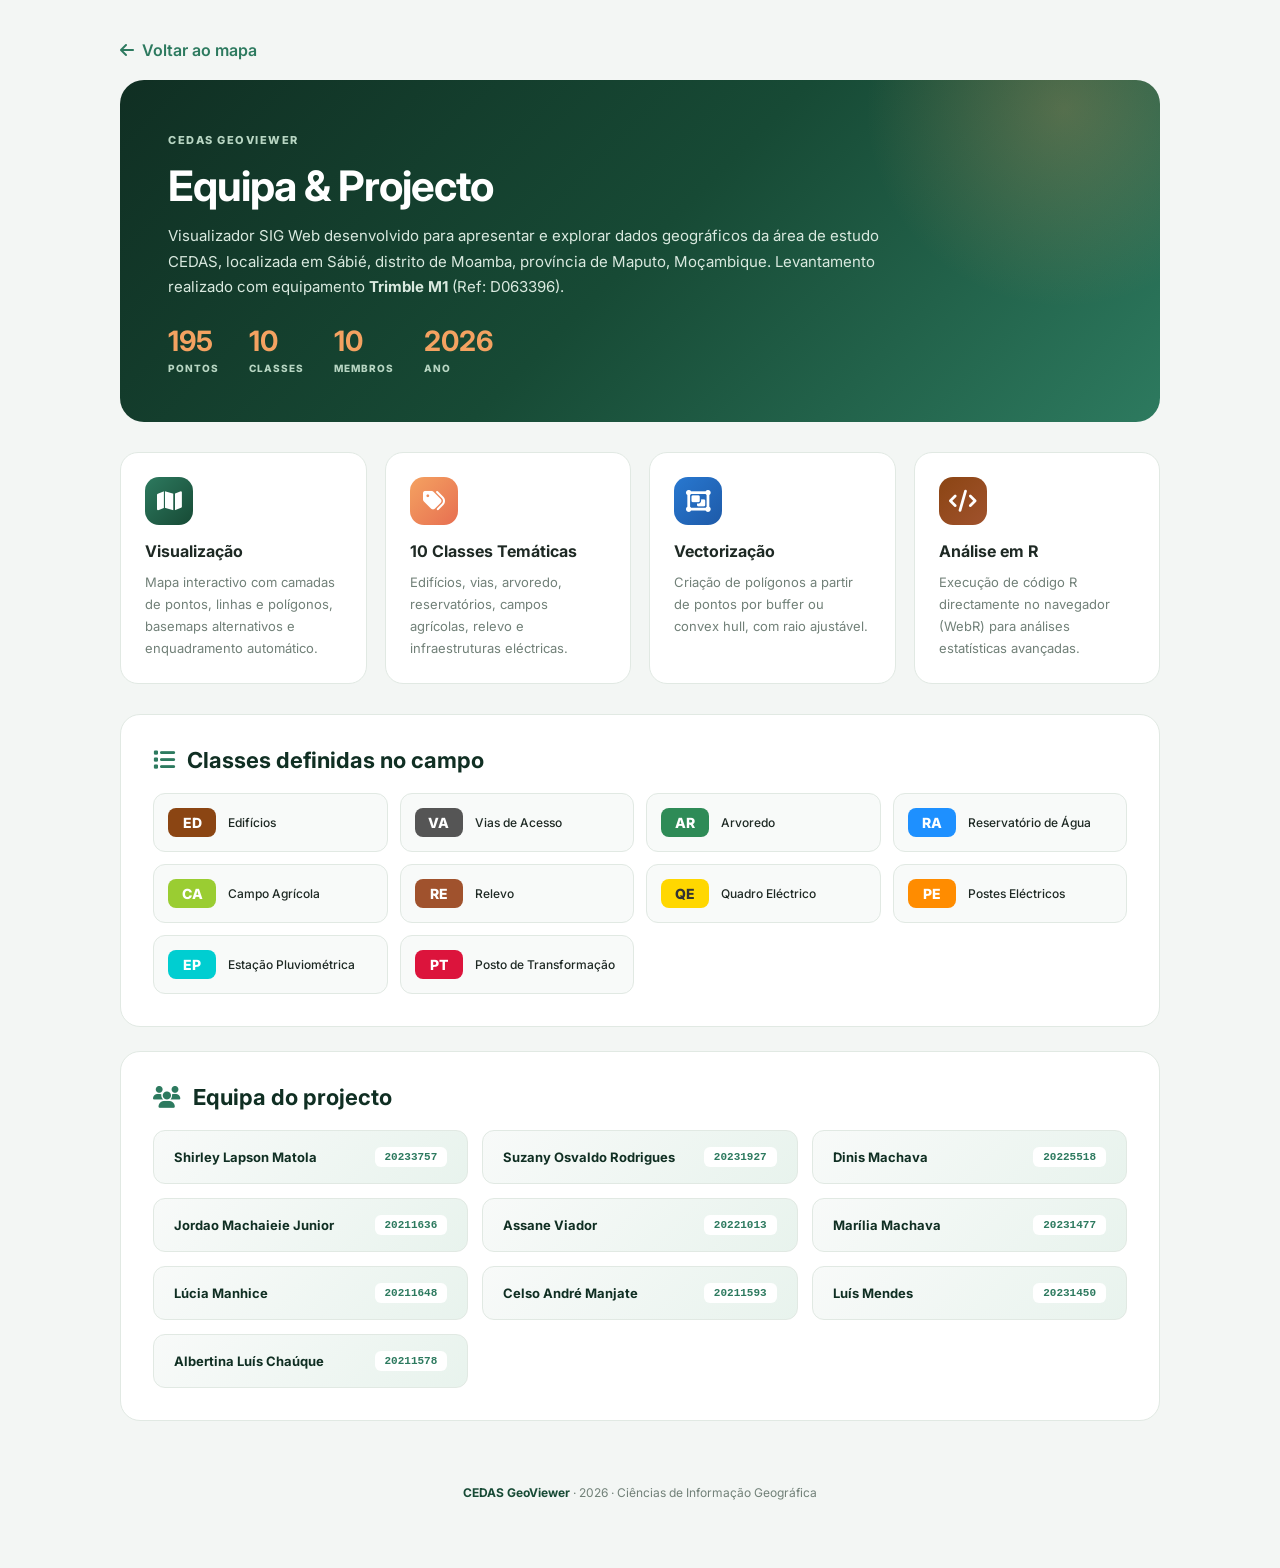
<file: pages/sobre.html>
<!doctype html>
<html lang="pt">
<head>
  <meta charset="UTF-8">
  <meta name="viewport" content="width=device-width, initial-scale=1.0">
  <meta name="author" content="Equipa CEDAS — Ciências de Informação Geográfica">
  <title>Equipa | CEDAS GeoViewer</title>
  <link href="https://fonts.googleapis.com/css2?family=Inter:wght@400;500;600;700;800&display=swap" rel="stylesheet">
  <link rel="stylesheet" href="https://cdnjs.cloudflare.com/ajax/libs/font-awesome/6.5.2/css/all.min.css">
  <style>
    :root { --g950:#102f23; --g900:#174a35; --g700:#2d7a5f; --g100:#e8f3ed; --accent:#f4a261; --bg:#f3f6f4; --surface:#fff; --text:#1e2924; --muted:#718078; --line:#e1e9e3; }
    * { box-sizing: border-box; }
    body { margin: 0; font-family: Inter, sans-serif; background: var(--bg); color: var(--text); overflow-x: hidden; }
    .page { max-width: 1080px; margin: 0 auto; padding: 40px 20px; }
    .back { display: inline-flex; align-items: center; gap: 8px; margin-bottom: 20px; color: var(--g700); font-weight: 600; text-decoration: none; }
    .hero { padding: 48px; border-radius: 24px; background: linear-gradient(135deg, #102f23 0%, #174a35 50%, #2d7a5f 100%); color: white; margin-bottom: 30px; position: relative; overflow: hidden; }
    .hero::before { content: ""; position: absolute; top: -50%; right: -10%; width: 400px; height: 400px; background: radial-gradient(circle, #f4a26140 0%, transparent 70%); }
    .hero small { color: #b8d6c3; font-weight: 800; letter-spacing: 1.5px; font-size: 11px; }
    .hero h1 { font-size: 42px; margin: 12px 0; letter-spacing: -1px; }
    .hero p { font-size: 15px; line-height: 1.7; color: #d9e9df; max-width: 720px; margin: 0; }
    .hero-stats { display: flex; gap: 30px; margin-top: 24px; flex-wrap: wrap; }
    .hero-stat { display: flex; flex-direction: column; }
    .hero-stat b { font-size: 28px; color: var(--accent); }
    .hero-stat small { font-size: 10px; color: #b8d6c3; text-transform: uppercase; letter-spacing: 1px; margin-top: 4px; }

    .cards { display: grid; grid-template-columns: repeat(auto-fit, minmax(240px, 1fr)); gap: 18px; margin-bottom: 30px; }
    .card { padding: 24px; border-radius: 18px; background: white; border: 1px solid var(--line); transition: .3s; }
    .card:hover { transform: translateY(-4px); box-shadow: 0 20px 40px #102f2315; }
    .card h2 { font-size: 16px; margin: 0 0 10px; }
    .card p { font-size: 13px; line-height: 1.7; color: var(--muted); margin: 0; }
    .card-icon { width: 48px; height: 48px; border-radius: 14px; display: grid; place-items: center; font-size: 22px; color: white; margin-bottom: 16px; }
    .ci-1 { background: linear-gradient(135deg, #2d7a5f, #174a35); }
    .ci-2 { background: linear-gradient(135deg, #f4a261, #e76f51); }
    .ci-3 { background: linear-gradient(135deg, #2878d0, #1e5aa8); }
    .ci-4 { background: linear-gradient(135deg, #8B4513, #A0522D); }

    .section { background: white; border-radius: 20px; padding: 32px; margin-bottom: 24px; border: 1px solid var(--line); }
    .section h2 { font-size: 22px; margin: 0 0 20px; color: var(--g950); display: flex; align-items: center; gap: 12px; }
    .section h2 i { color: var(--g700); }

    .class-grid { display: grid; grid-template-columns: repeat(auto-fit, minmax(200px, 1fr)); gap: 12px; }
    .class-item { display: flex; align-items: center; gap: 12px; padding: 14px; border-radius: 12px; background: #f8faf9; border: 1px solid var(--line); transition: .2s; }
    .class-item:hover { background: var(--g100); }
    .class-sigla { font-weight: 800; font-size: 14px; padding: 6px 12px; border-radius: 8px; color: white; min-width: 48px; text-align: center; }
    .class-nome { font-size: 12px; color: var(--text); font-weight: 500; }

    .team-grid { display: grid; grid-template-columns: repeat(auto-fit, minmax(280px, 1fr)); gap: 14px; }
    .team-member { display: flex; justify-content: space-between; align-items: center; padding: 16px 20px; background: linear-gradient(135deg, #f8faf9, #e8f3ed); border-radius: 12px; border: 1px solid var(--line); transition: .2s; }
    .team-member:hover { transform: translateX(4px); border-color: var(--g700); }
    .team-member b { font-size: 13px; color: var(--g950); }
    .team-member span { font-family: monospace; font-size: 11px; color: var(--g700); padding: 4px 10px; background: white; border-radius: 6px; font-weight: 600; }

    .footer { margin-top: 40px; padding: 24px; text-align: center; color: var(--muted); font-size: 12px; }
    .footer b { color: var(--g900); }

    @media (max-width: 600px) {
      .hero { padding: 32px 24px; }
      .hero h1 { font-size: 28px; }
      .section { padding: 24px 20px; }
    }
  </style>
</head>
<body>
  <div class="page">
    <a class="back" href="../index.html"><i class="fa-solid fa-arrow-left"></i> Voltar ao mapa</a>

    <div class="hero">
      <small>CEDAS GEOVIEWER</small>
      <h1>Equipa & Projecto</h1>
      <p>
        Visualizador SIG Web desenvolvido para apresentar e explorar dados geográficos
        da área de estudo CEDAS, localizada em Sábié, distrito de Moamba, província de
        Maputo, Moçambique. Levantamento realizado com equipamento <b>Trimble M1</b>
        (Ref: D063396).
      </p>
      <div class="hero-stats">
        <div class="hero-stat"><b>195</b><small>Pontos</small></div>
        <div class="hero-stat"><b>10</b><small>Classes</small></div>
        <div class="hero-stat"><b>10</b><small>Membros</small></div>
        <div class="hero-stat"><b>2026</b><small>Ano</small></div>
      </div>
    </div>

    <div class="cards">
      <div class="card">
        <div class="card-icon ci-1"><i class="fa-solid fa-map"></i></div>
        <h2>Visualização</h2>
        <p>Mapa interactivo com camadas de pontos, linhas e polígonos, basemaps alternativos e enquadramento automático.</p>
      </div>
      <div class="card">
        <div class="card-icon ci-2"><i class="fa-solid fa-tags"></i></div>
        <h2>10 Classes Temáticas</h2>
        <p>Edifícios, vias, arvoredo, reservatórios, campos agrícolas, relevo e infraestruturas eléctricas.</p>
      </div>
      <div class="card">
        <div class="card-icon ci-3"><i class="fa-solid fa-object-group"></i></div>
        <h2>Vectorização</h2>
        <p>Criação de polígonos a partir de pontos por buffer ou convex hull, com raio ajustável.</p>
      </div>
      <div class="card">
        <div class="card-icon ci-4"><i class="fa-solid fa-code"></i></div>
        <h2>Análise em R</h2>
        <p>Execução de código R directamente no navegador (WebR) para análises estatísticas avançadas.</p>
      </div>
    </div>

    <div class="section" id="classes">
      <h2><i class="fa-solid fa-list"></i> Classes definidas no campo</h2>
      <div class="class-grid">
        <div class="class-item"><span class="class-sigla" style="background:#8B4513">ED</span><span class="class-nome">Edifícios</span></div>
        <div class="class-item"><span class="class-sigla" style="background:#555">VA</span><span class="class-nome">Vias de Acesso</span></div>
        <div class="class-item"><span class="class-sigla" style="background:#2E8B57">AR</span><span class="class-nome">Arvoredo</span></div>
        <div class="class-item"><span class="class-sigla" style="background:#1E90FF">RA</span><span class="class-nome">Reservatório de Água</span></div>
        <div class="class-item"><span class="class-sigla" style="background:#9ACD32">CA</span><span class="class-nome">Campo Agrícola</span></div>
        <div class="class-item"><span class="class-sigla" style="background:#A0522D">RE</span><span class="class-nome">Relevo</span></div>
        <div class="class-item"><span class="class-sigla" style="background:#FFD700;color:#333">QE</span><span class="class-nome">Quadro Eléctrico</span></div>
        <div class="class-item"><span class="class-sigla" style="background:#FF8C00">PE</span><span class="class-nome">Postes Eléctricos</span></div>
        <div class="class-item"><span class="class-sigla" style="background:#00CED1">EP</span><span class="class-nome">Estação Pluviométrica</span></div>
        <div class="class-item"><span class="class-sigla" style="background:#DC143C">PT</span><span class="class-nome">Posto de Transformação</span></div>
      </div>
    </div>

    <div class="section">
      <h2><i class="fa-solid fa-users"></i> Equipa do projecto</h2>
      <div class="team-grid">
        <div class="team-member"><b>Shirley Lapson Matola</b><span>20233757</span></div>
        <div class="team-member"><b>Suzany Osvaldo Rodrigues</b><span>20231927</span></div>
        <div class="team-member"><b>Dinis Machava</b><span>20225518</span></div>
        <div class="team-member"><b>Jordao Machaieie Junior</b><span>20211636</span></div>
        <div class="team-member"><b>Assane Viador</b><span>20221013</span></div>
        <div class="team-member"><b>Marília Machava</b><span>20231477</span></div>
        <div class="team-member"><b>Lúcia Manhice</b><span>20211648</span></div>
        <div class="team-member"><b>Celso André Manjate</b><span>20211593</span></div>
        <div class="team-member"><b>Luís Mendes</b><span>20231450</span></div>
        <div class="team-member"><b>Albertina Luís Chaúque</b><span>20211578</span></div>
      </div>
    </div>

    <div class="footer">
      <b>CEDAS GeoViewer</b> · 2026 · Ciências de Informação Geográfica
    </div>
  </div>
</body>
</html>
</file>
